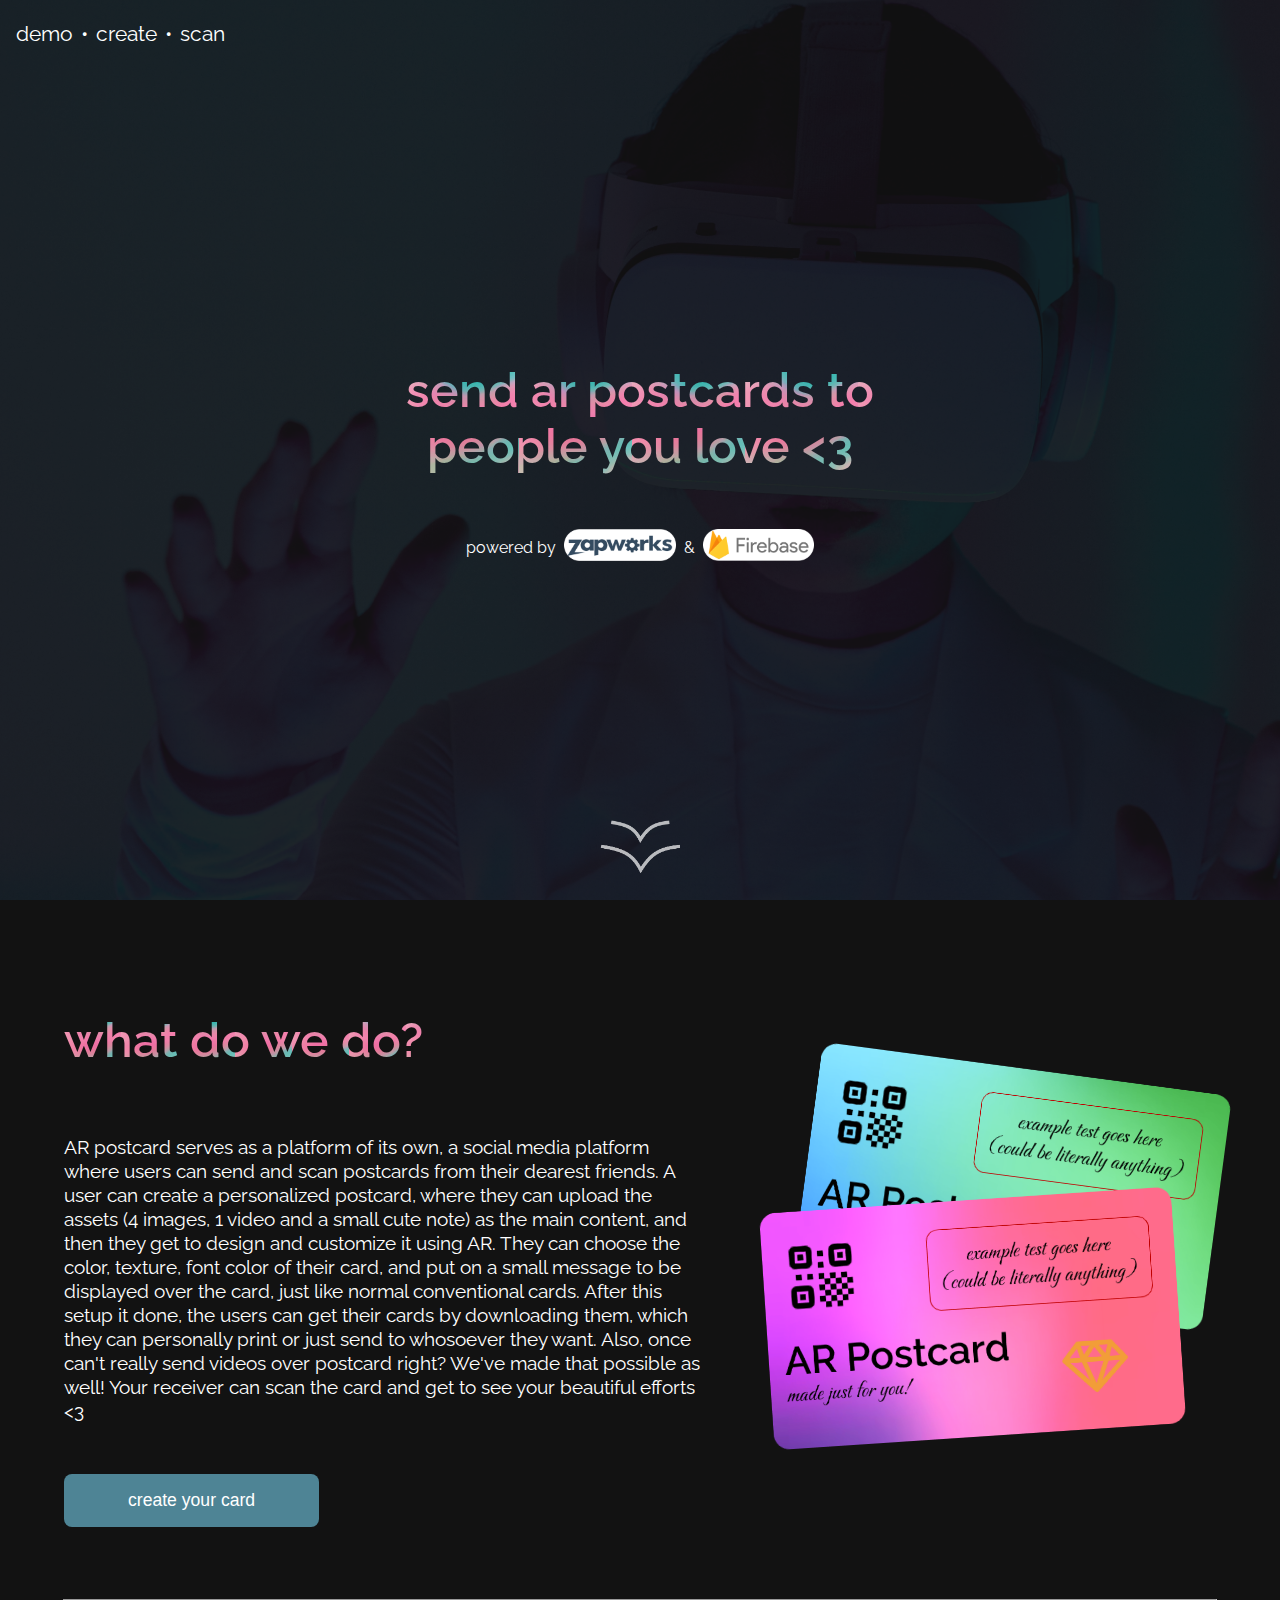
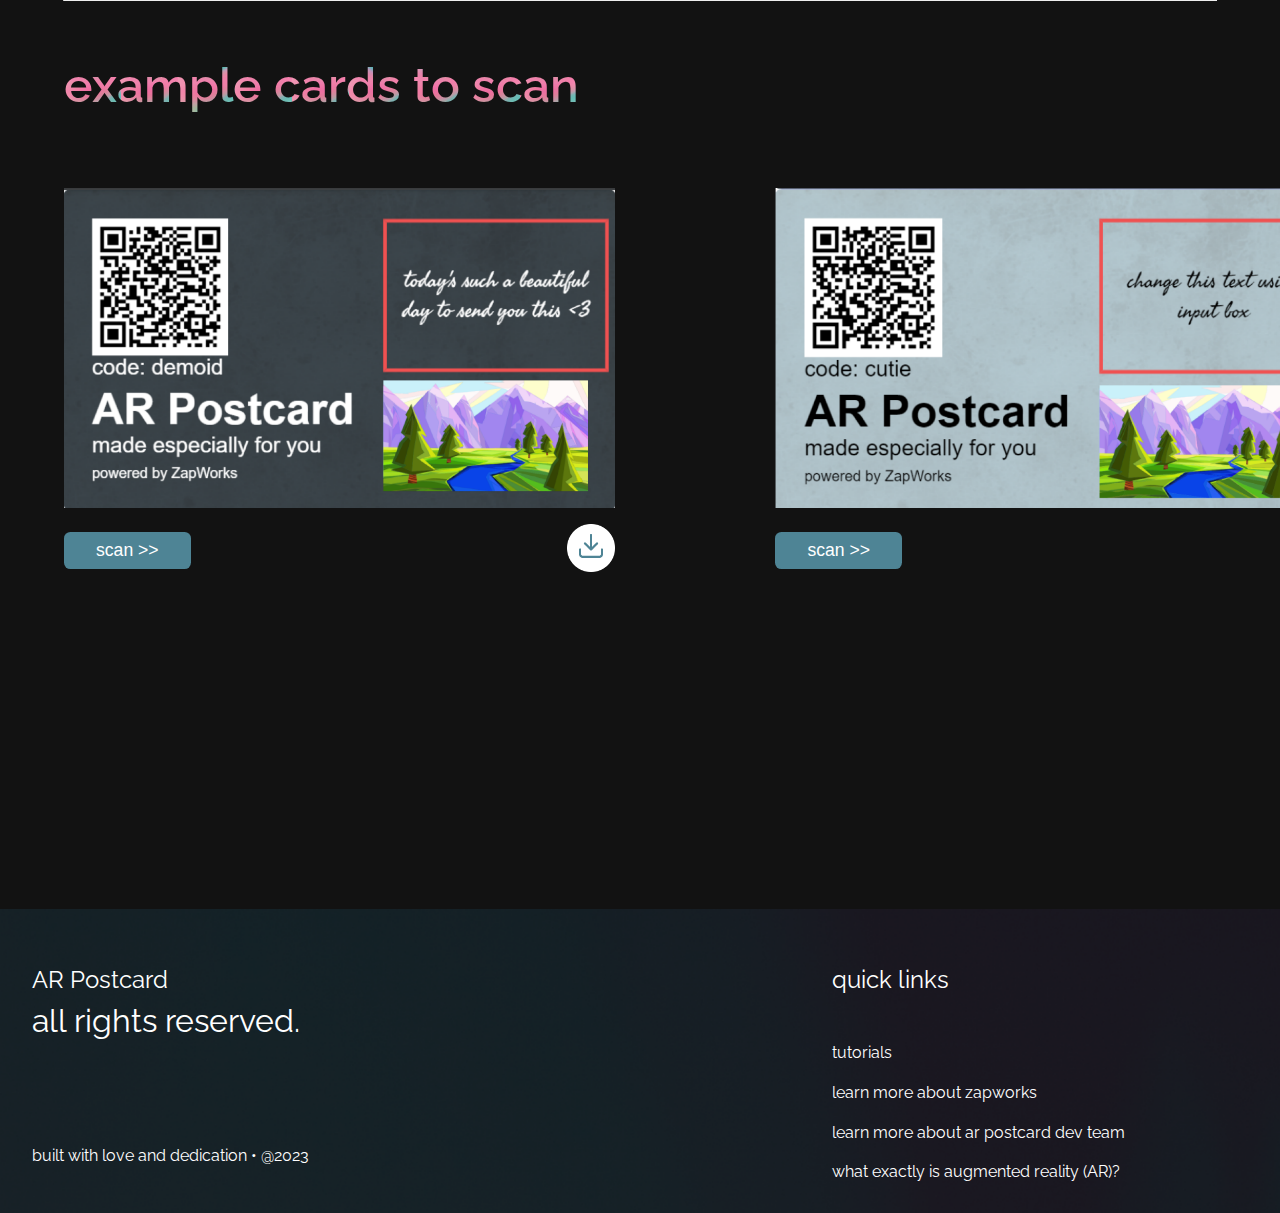
<file: public/index.html>
<!DOCTYPE html>
<html lang="en">
<head>

    <meta charset="UTF-8">
    <meta name="viewport" content="width=device-width, initial-scale=1.0">
    <link rel="shortcut icon" href="assets/logo.ico" type="image/x-icon">
    <title>AR Postcard | Send virtual postcards to your loved ones</title>
    <link rel="stylesheet" href="index.css">
    <meta property='og:title'  content='AR Postcard'>
    <meta name="description" content="Powered by ZapWorks and Firebase, AR Postcard unleashes the power to send amazing postcard letters to your friends vitually!">
    <meta property="og:image" content="https://media.discordapp.net/attachments/873911460055642152/1142453716071481384/image.png">

</head>
<body>
    <div class="intro">
        <div class="header">
            <a href="https://youtu.be/uTScU24sclo?feature=shared" target="_blank">demo</a>
            <p>•</p>
            <a href="create.html">create</a>
            <p>•</p>
            <a href="scan.html">scan</a>
        </div>
        <div class="intro-content">
            <p class="title-text">send ar postcards to<br>people you love <3</p>
            <div class="powered-div">
                <p class="powered-text">powered by</p>
                <a href="https://zap.works" target="_blank"><img src="assets/zapworks.png"class="logo-imgs" alt=""></a>
                <p>&</p>
                <a href="https://firebase.com" target="_blank"><img src="assets/firebase.png"class="logo-imgs" alt=""></a>
            </div>
        </div>
        <a href="#what-we-do"><div class="down-arrow"></div></a>
        
        </div>
    </div>
    <div class="what-we-do" id="what-we-do">
        <div class="what-we-do-left">
            <p class="title-text">what do we do?</p>
            <p class="what-we-do-content">AR postcard serves as a platform of its own, a social media platform where users can send and scan postcards from their dearest friends. A user can create a personalized postcard, where they can upload the assets (4 images, 1 video and a small cute note) as the main content, and then they get to design and customize it using AR. They can choose the color, texture, font color of their card, and put on a small message to be displayed over the card, just like normal conventional cards. After this setup it done, the users can get their cards by downloading them, which they can personally print or just send to whosoever they want. Also, once can't really send videos over postcard right? We've made that possible as well! Your receiver can scan the card and get to see your beautiful efforts <3</p>
            <button class="create-your-card" onclick="window.location.href='create.html'">create your card</button>
        </div>
        <div class="what-we-do-right">
            <img src="assets/postcards.png" class="postcards" alt="" srcset="">
        </div>
        
    </div>
    <hr>
    <div class="examples">
        <p class="title-text examples-text">example cards to scan</p>
        
        <br>
        <div class="examples-div">
            <div class="example-card">
                <img src="assets/example1.png" class="example-card-img" alt="">
                <div class="example-card-options">
                    <button class="scan-btn" onclick="window.location.href='scan.html?code=demoid'">scan >></button>
                    <a href="assets/example1.png" target="_blank" download><img src="assets/download-icon.png" class="download-icon" alt=""></a>
                </div>
            </div>
            <div class="example-card">
                <img src="assets/example2.png" class="example-card-img" alt="">
                <div class="example-card-options">
                    <button class="scan-btn" onclick="window.location.href='scan.html?code=a85zz'">scan >></button>
                    <a href="assets/example2.png" target="_blank" download><img src="assets/download-icon.png" class="download-icon" alt=""></a>
                    
                </div>
            </div>
        </div>

    </div>
    <div class="footer">
        <div class="footer-left">
            <div class="all-rights-reserved">
                <p class="footer-title">AR Postcard</p>
                <p class="footer-disclaimer">all rights reserved.</p>
            </div>
            <div class="built-with-love">
                <p>built with love and dedication • @2023</p>
            </div>
        </div>
        <div class="footer-right">
            <div class="quick-links-heading">
                <p class="footer-title">quick links</p>
            </div>
            <div class="links">
                <a href="https://youtube.com/playlist?list=PLLbXxwyLM7dxDT4B1RKbYZHZTwEnT19gh&feature=shared" target="_blank">tutorials</a>
                <a href="https://zap.works" target="_blank">learn more about zapworks</a>
                <a href="https://github.com/shrutixyz" target="_blank">learn more about ar postcard dev team</a>
                <a href="https://www.youtube.com/watch?v=XPNUmcEOYW0" target="_blank">what exactly is augmented reality (AR)?</a>
            </div>
        </div>
    </div>
</body>
</html>
</file>
<file: public/index.css>
@import url("https://fonts.googleapis.com/css?family=Raleway");

html,
body {
  scroll-behavior: smooth;
  margin: 0;
  background-color: #121212;
  color: white;
  font-family: "Raleway";
  overflow-x: hidden;
}

.intro {
  width: 100vw;
  height: 100vh;
  background-image: url("assets/intro-img.png");
  background-size: cover;
  display: flex;
  flex-direction: column;
  justify-content: space-between;
  align-items: center;
}

.down-arrow {
  height: 3rem;
  width: 3rem;
  background-image: url("assets/down-arrow.png");
  background-size: contain;
  background-repeat: no-repeat;
  padding: 1rem;
  cursor: pointer;
}

.header {
  width: calc(100vw - 2rem);
  max-width: 100%;
  display: flex;
  align-items: center;
  gap: 0.5rem;
  float: left;
  font-size: 1.3rem;
}

a {
  text-decoration: none;
  color: white;
}

.title-text {
  text-align: center;
  background-image: url("assets/title-text-bg-2.png");
  background-size: contain;
  background-clip: content-box;
  -webkit-background-clip: text;
  -webkit-text-fill-color: transparent;
  font-size: 3rem;
  font-weight: 600;
}

.intro-content {
  display: flex;
  justify-content: center;
  align-items: center;
  flex-direction: column;
}

.powered-text {
  text-align: center;
}

.powered-div {
  display: flex;
  justify-content: center;
  align-items: center;
  gap: 0.5rem;
}

.logo-imgs {
  height: 2rem;
}

.what-we-do {
  /* height: 100vh; */
  height: max-content;
  width: 100vw;
  max-width: 100%;
  display: flex;
  padding: 2rem;
}

.examples {
  height: 100vh;
  width: 100vw;
  max-width: 100%;
  padding-left: 4rem;
}

.footer {
  min-height: 15rem;
  width: 100vw;
  max-width: 100%;
  background-image: url("assets/footer-img.png");
  background-size: cover;
  background-repeat: no-repeat;
  display: flex;
  justify-content: space-between;
  padding: 2rem;
}

.footer-left {
  width: 30rem;
  /* background-color: orangered; */
  display: flex;
  flex-direction: column;
  justify-content: space-between;
}

.footer-right {
  width: 30rem;
  /* background-color: orangered; */
  display: flex;
  flex-direction: column;
  justify-content: space-between;
}

.links {
  display: flex;
  flex-direction: column;
  gap: 1.3rem;
}

.footer-title {
  font-size: 1.5rem;
  font-weight: 400;
}

.footer-disclaimer {
  font-size: 2rem;
  margin-top: -1rem;
}

hr {
  max-width: 90vw;
}

.what-we-do-right {
  width: 40vw;
  text-align: left;
  display: flex;
  justify-content: center;
  align-items: center;
}

.what-we-do-left {
  padding: 2rem;
  width: 50vw;
  display: flex;
  flex-direction: column;
  /* justify-content: space-between; */
  align-items: flex-start;
}

.what-we-do-content {
  line-height: 1.5rem;
  font-size: 1.2rem;
}

.create-your-card {
  margin-top: 2rem;
  padding-left: 4rem;
  padding-right: 4rem;
  padding-top: 1rem;
  padding-bottom: 1rem;
  background-color: #4e8495;
  color: white;
  border: none;
  border-radius: 0.5rem;
  font-size: 1.1rem;
  font-weight: 400;
}

.postcards {
  width: 30rem;
}

.examples-text {
  float: left;
}

.example-card-img {
  height: 20rem;
}

.download-icon {
  height: 3rem;
}

.scan-btn {
  border: none;
  background-color: #4e8495;
  border-radius: 0.4rem;
  color: white;
  padding-top: 0.5rem;
  padding-bottom: 0.5rem;
  padding-left: 2rem;
  padding-right: 2rem;
  font-size: 1.1rem;
}

.example-card {
  display: flex;
  flex-direction: column;
  justify-content: space-around;
  align-items: flex-start;
  width: max-content;
}

.example-card-options {
  margin-top: 1rem;
  width: 100%;
  display: flex;
  justify-content: space-between;
  align-items: center;
}

.examples-div {
  margin-top: 10rem;
  display: flex;
  gap: 10rem;
  /* justify-content: ; */
}

button {
  cursor: pointer;
}


@media only screen and (max-width: 600px) {
.title-text{
  font-size: 2rem;
}
.what-we-do{
  display: flex;
  flex-direction: column;
}
.footer {
  min-height: 15rem;
  width: 100vw;
  max-width: 100%;
  background-image: url("assets/footer-img.png");
  background-size: cover;
  background-repeat: no-repeat;
  display: flex;
  flex-direction: column;
  justify-content: space-between;
  padding: 2rem;
}
.what-we-do-left {
  /* padding: 1rem; */
  width: 80vw;
}
.what-we-do {
  /* height: 100vh; */
  height: max-content;
  width: 100vw;
  max-width: 100%;
  display: flex;
  padding: 0;
}

.what-we-do-right {
  width: 100vw;
  max-width: 100%;
  display: flex;
  justify-content: center;
  align-items: center;
  
}

.postcards {
  width: 15rem;
}

.examples {
  height: max-content;
  width: 100vw;
  max-width: 100%;
  padding: 0;
  display: flex;
  flex-direction: column;
  justify-content: center;
  align-items: center;
}

.example-card-img {
  height: 10rem;
}

.examples-div {
  margin-left: -4rem;
  margin-top: 0rem;
  display: flex;
  flex-direction: column;
  justify-content: center;
  align-items: center;
  gap: 2rem;
  /* justify-content: ; */
}

}
</file>
